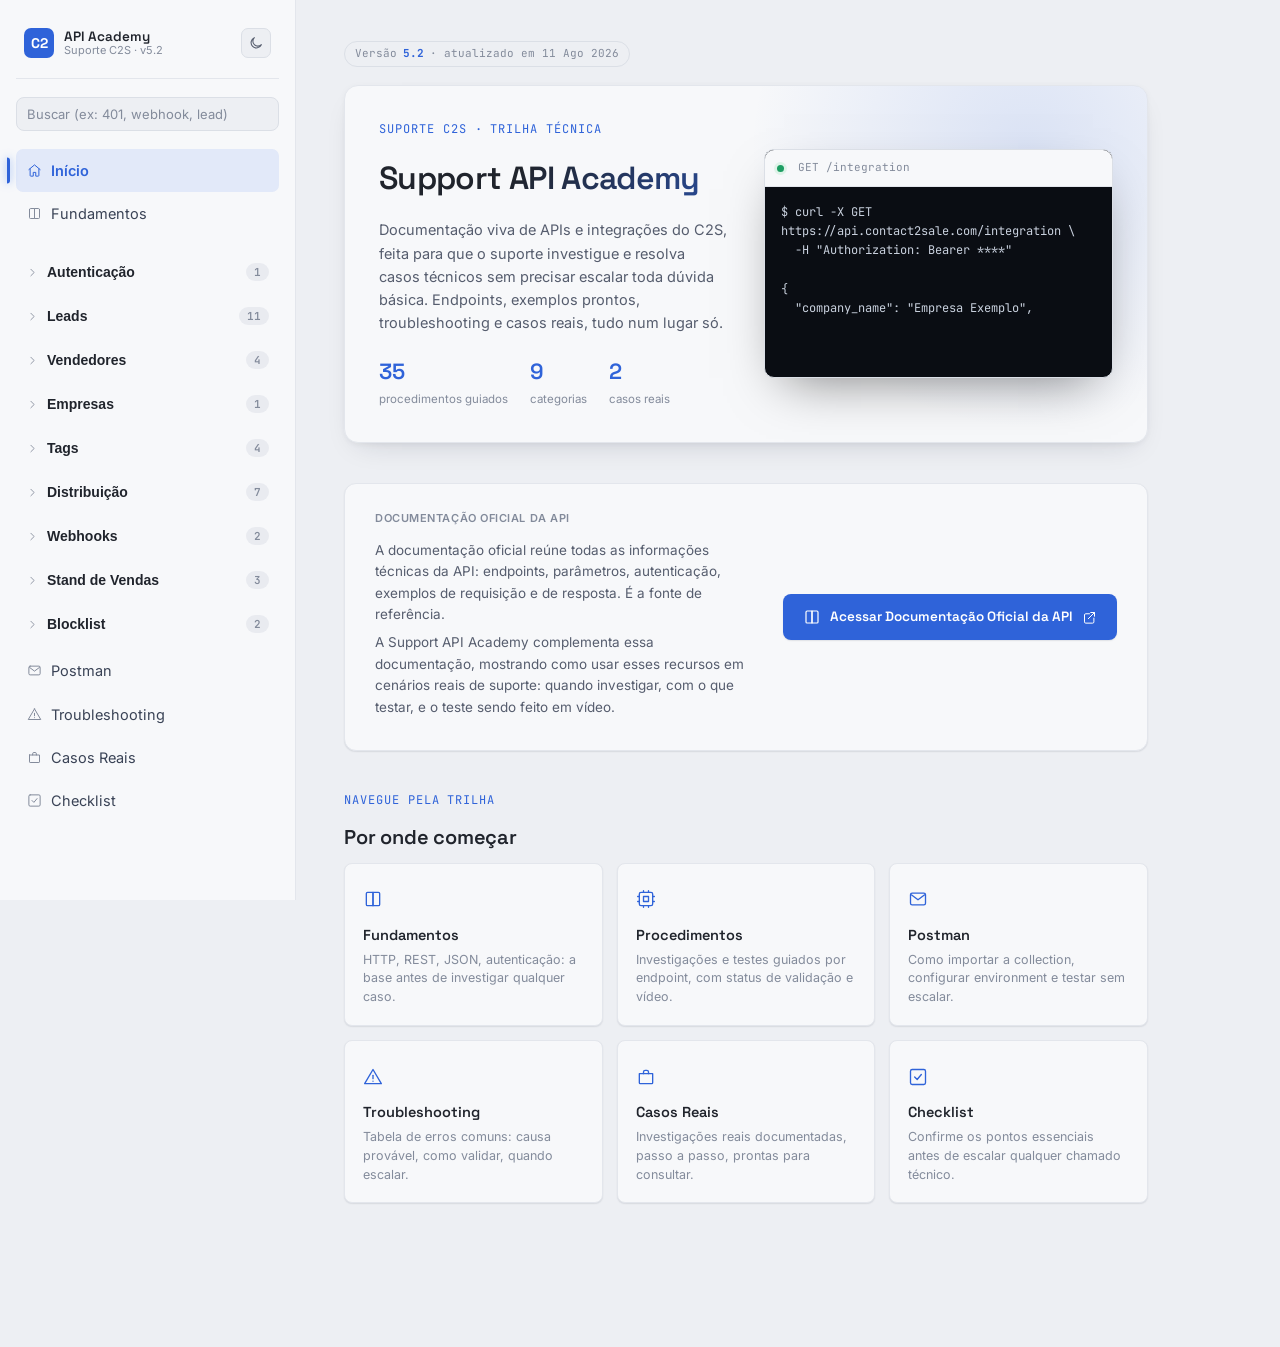
<file: index.html>
<!DOCTYPE html>
<html lang="pt-BR">
<head>
<meta charset="UTF-8" />
<meta name="viewport" content="width=device-width, initial-scale=1.0" />
<title>Support API Academy: Trilha Técnica C2S</title>
<meta name="description" content="Documentação técnica de APIs e integrações do C2S para o time de suporte." />
<link rel="icon" type="image/svg+xml" href="favicon.svg" />
<script>
  // aplica o tema salvo antes do CSS carregar, evita flash de tema errado
  (function () {
    try {
      var saved = localStorage.getItem("sa-theme");
      var theme = saved || (window.matchMedia && window.matchMedia("(prefers-color-scheme: light)").matches ? "light" : "dark");
      document.documentElement.setAttribute("data-theme", theme);
    } catch (e) {}
  })();
</script>
<link rel="preconnect" href="https://fonts.googleapis.com">
<link rel="preconnect" href="https://fonts.gstatic.com" crossorigin>
<link href="https://fonts.googleapis.com/css2?family=Space+Grotesk:wght@500;600;700&family=Inter:wght@400;500;600&family=JetBrains+Mono:wght@400;500;700&display=swap" rel="stylesheet">
<link rel="stylesheet" href="style.css" />
</head>
<body>

<div class="topbar">
  <div class="brand">
    <div class="brand-mark">C2</div>
    <div class="brand-text">
      <span class="brand-title">API Academy</span>
      <span class="brand-sub">Suporte C2S</span>
    </div>
  </div>
  <button class="hamburger" id="hamburger" aria-label="Abrir menu">
    <svg width="17" height="17" viewBox="0 0 24 24" fill="none" stroke="currentColor" stroke-width="1.8" stroke-linecap="round"><path d="M3 6h18M3 12h18M3 18h18"/></svg>
  </button>
</div>

<div class="app-shell">
  <aside class="sidebar" id="sidebar">
    <div class="brand">
      <div class="brand-mark">C2</div>
      <div class="brand-text">
        <span class="brand-title">API Academy</span>
        <span class="brand-sub" id="brand-version">Suporte C2S</span>
      </div>
      <button class="theme-toggle" id="theme-toggle" aria-label="Alternar tema claro/escuro"></button>
    </div>
    <input class="nav-search" id="nav-search" type="text" placeholder="Buscar (ex: 401, webhook, lead)" />
    <nav id="sidebar-nav"></nav>
  </aside>

  <main class="main" id="app"></main>
</div>

<script src="data.js"></script>
<script src="app.js"></script>
</body>
</html>
</file>
<file: style.css>
/* ================= DESIGN TOKENS ================= */
:root {
  --bg: #0D1017;
  --bg-elevated: #151922;
  --bg-elevated-2: #1B202B;
  --bg-code: #0A0D13;
  --text: #E7EAF0;
  --text-dim: #8B92A3;
  --text-faint: #565D6E;
  --nav-text: #ACB3C2;
  --border: #232834;
  --border-soft: #191D26;

  --accent: #3E7CF0;      /* azul C2S, destaque primário */
  --accent-dim: #2E5FC2;
  --accent-soft: #142140;
  --link: #6E9CF5;        /* azul mais claro, links e código */
  --link-soft: #12203A;
  --violet: #8C87E0;      /* segunda cor de apoio, distingue métodos/estados */
  --violet-soft: #1E1D38;
  --success: #45C48A;
  --success-soft: #10261C;
  --error: #E5685E;
  --error-soft: #2A1917;

  --font-display: 'Space Grotesk', sans-serif;
  --font-body: 'Inter', sans-serif;
  --font-mono: 'JetBrains Mono', monospace;

  --sidebar-w: 296px;
  --radius: 8px;
  --radius-lg: 14px;

  --ease: cubic-bezier(0.16, 1, 0.3, 1);
  --shadow-sm: 0 1px 2px rgba(0,0,0,.24), 0 1px 1px rgba(0,0,0,.12);
  --shadow-md: 0 10px 30px -12px rgba(0,0,0,.45), 0 2px 8px -2px rgba(0,0,0,.3);
  --shadow-lg: 0 30px 60px -20px rgba(0,0,0,.55), 0 10px 24px -8px rgba(0,0,0,.35);
  --glow-accent: 0 0 0 1px rgba(62,124,240,.35), 0 8px 30px -6px rgba(62,124,240,.35);
}

/* ================= TEMA CLARO ================= */
html[data-theme="light"] {
  --bg: #EDEFF3;
  --bg-elevated: #F7F8FA;
  --bg-elevated-2: #E9EBF0;
  --bg-code: #0A0D13;      /* blocos de código continuam escuros nos dois temas, de propósito */
  --text: #20242C;
  --text-dim: #565D6E;
  --text-faint: #838B9B;
  --nav-text: #3A4356;
  --border: #DBDFE6;
  --border-soft: #E3E6EC;

  --accent: #2F63D9;
  --accent-dim: #244EAD;
  --accent-soft: #E2E9F9;
  --link: #2F63D9;
  --link-soft: #E2E9F9;
  --violet: #6A63C9;
  --violet-soft: #E7E4F7;
  --success: #1E9E63;
  --success-soft: #DFF3E9;
  --error: #D14343;
  --error-soft: #F8E3E3;

  --shadow-sm: 0 1px 2px rgba(20,30,50,.06), 0 1px 1px rgba(20,30,50,.04);
  --shadow-md: 0 12px 28px -14px rgba(20,30,50,.18), 0 2px 8px -2px rgba(20,30,50,.08);
  --shadow-lg: 0 30px 60px -24px rgba(20,30,50,.22), 0 10px 24px -10px rgba(20,30,50,.12);
  --glow-accent: 0 0 0 1px rgba(47,99,217,.25), 0 8px 26px -8px rgba(47,99,217,.3);
}
html[data-theme="light"] .terminal-body,
html[data-theme="light"] .code-panel pre { color: #C9D1DE; }

* { box-sizing: border-box; }

html { scroll-behavior: smooth; }

body {
  margin: 0;
  background: var(--bg);
  color: var(--text);
  font-family: var(--font-body);
  font-size: 15px;
  line-height: 1.6;
  -webkit-font-smoothing: antialiased;
}

a { color: var(--link); text-decoration: none; }
a:hover { text-decoration: underline; }

::selection { background: var(--accent-soft); color: var(--accent); }

:focus-visible {
  outline: 2px solid var(--accent);
  outline-offset: 2px;
  border-radius: 4px;
}

code, pre, .mono { font-family: var(--font-mono); }

/* scrollbar customizada */
* { scrollbar-width: thin; scrollbar-color: var(--border) transparent; }
*::-webkit-scrollbar { width: 9px; height: 9px; }
*::-webkit-scrollbar-track { background: transparent; }
*::-webkit-scrollbar-thumb { background: var(--border); border-radius: 20px; border: 2px solid transparent; background-clip: padding-box; }
*::-webkit-scrollbar-thumb:hover { background: var(--text-faint); background-clip: padding-box; }

.icon { flex-shrink: 0; display: inline-block; vertical-align: middle; }
.nav-link .icon { color: var(--text-faint); }
.nav-link.active .icon { color: var(--accent); }
.card-icon .icon { color: var(--accent); }
.copy-btn { display: inline-flex; align-items: center; gap: 5px; }

h1, h2, h3, h4 {
  font-family: var(--font-display);
  font-weight: 600;
  letter-spacing: -0.01em;
  margin: 0 0 0.5em;
}

/* ================= LAYOUT ================= */
.app-shell {
  display: flex;
  min-height: 100vh;
}

/* ---- sidebar ---- */
.sidebar {
  width: var(--sidebar-w);
  flex-shrink: 0;
  background: var(--bg-elevated);
  border-right: 1px solid var(--border-soft);
  position: sticky;
  top: 0;
  height: 100vh;
  overflow-y: auto;
  padding: 24px 16px 40px;
}

.brand {
  display: flex;
  align-items: center;
  gap: 10px;
  padding: 4px 8px 20px;
  border-bottom: 1px solid var(--border-soft);
  margin-bottom: 18px;
}

.brand-mark {
  width: 30px; height: 30px;
  border-radius: 7px;
  background: var(--accent);
  display: flex; align-items: center; justify-content: center;
  font-family: var(--font-display);
  font-weight: 700;
  font-size: 14px;
  color: #FFFFFF;
  flex-shrink: 0;
}

.brand-text { display: flex; flex-direction: column; line-height: 1.15; flex: 1; min-width: 0; }
.brand-title { font-family: var(--font-display); font-weight: 600; font-size: 13.5px; color: var(--text); }
.brand-sub { font-size: 11px; color: var(--text-faint); }

.theme-toggle {
  flex-shrink: 0;
  width: 30px; height: 30px;
  display: flex; align-items: center; justify-content: center;
  background: var(--bg);
  border: 1px solid var(--border);
  border-radius: 7px;
  color: var(--text-dim);
  cursor: pointer;
  transition: color .15s var(--ease), border-color .15s var(--ease), transform .15s var(--ease);
}
.theme-toggle:hover { color: var(--accent); border-color: var(--accent); transform: rotate(-8deg); }
.theme-toggle:active { transform: rotate(0deg) scale(.92); }

.nav-search {
  width: 100%;
  background: var(--bg);
  border: 1px solid var(--border);
  color: var(--text);
  padding: 8px 10px;
  border-radius: var(--radius);
  font-size: 13px;
  font-family: var(--font-body);
  margin-bottom: 18px;
}
.nav-search::placeholder { color: var(--text-faint); }
.nav-search:focus { outline: none; border-color: var(--accent); }

.nav-group { margin-bottom: 18px; }
.nav-group-label {
  font-size: 11.5px;
  text-transform: uppercase;
  letter-spacing: 0.06em;
  color: var(--text-faint);
  padding: 0 8px 6px;
  font-weight: 700;
}

.nav-link {
  display: flex;
  align-items: center;
  gap: 9px;
  padding: 9px 10px;
  border-radius: 7px;
  color: var(--nav-text);
  font-size: 14.5px;
  cursor: pointer;
  border: 1px solid transparent;
  position: relative;
  transition: color .15s var(--ease), background-color .15s var(--ease), transform .15s var(--ease);
}
.nav-link:hover { color: var(--text); text-decoration: none; background: var(--bg-elevated-2); transform: translateX(2px); }
.nav-link.active {
  color: var(--accent);
  background: var(--accent-soft);
  font-weight: 600;
}
.nav-link.active::before {
  content: "";
  position: absolute;
  left: -10px; top: 50%;
  transform: translateY(-50%);
  width: 3px; height: 65%;
  border-radius: 0 3px 3px 0;
  background: var(--accent);
  box-shadow: 0 0 8px rgba(62,124,240,.6);
}
.nav-link .icon { transition: color .15s var(--ease); flex-shrink: 0; }
.nav-link .method-tag { margin-left: auto; }

/* pastas colapsáveis (categorias de procedimento) */
.nav-folder { margin-bottom: 6px; }
.nav-folder-toggle {
  width: 100%;
  display: flex;
  align-items: center;
  gap: 8px;
  padding: 10px 10px;
  background: none;
  border: none;
  border-radius: 7px;
  cursor: pointer;
  text-align: left;
  transition: background-color .15s var(--ease);
}
.nav-folder-toggle:hover { background: var(--bg-elevated-2); }
.nav-folder-toggle .icon {
  color: var(--text-faint);
  transition: transform 0.15s ease;
  flex-shrink: 0;
}
.nav-folder.open .nav-folder-toggle .icon { transform: rotate(90deg); }
.nav-folder-toggle .nav-group-label {
  padding: 0; margin: 0;
  font-size: 14px;
  font-weight: 700;
  text-transform: none;
  letter-spacing: 0;
  color: var(--text);
}
.nav-folder-count {
  margin-left: auto;
  font-family: var(--font-mono);
  font-size: 11px;
  font-weight: 600;
  color: var(--text-faint);
  background: var(--bg-elevated-2);
  border-radius: 10px;
  padding: 2px 8px;
}
.nav-folder-items {
  max-height: 0;
  overflow: hidden;
  transition: max-height 0.2s ease;
}
.nav-folder.open .nav-folder-items { max-height: 3000px; }

.nav-method-group { margin: 8px 0 14px; padding-left: 8px; }
.nav-method-label { padding: 3px 8px 7px; }
.nav-method-label .method-tag { font-size: 11.5px; padding: 3px 9px; }
.nav-method-group .nav-link { padding-left: 26px; font-size: 14px; }

/* ---- main ---- */
.main {
  flex: 1;
  min-width: 0;
  padding: 40px 48px 100px;
  max-width: 900px;
}

@keyframes pageIn {
  from { opacity: 0; transform: translateY(6px); }
  to { opacity: 1; transform: translateY(0); }
}
.page-enter { animation: pageIn .32s var(--ease); }
@media (prefers-reduced-motion: reduce) {
  .page-enter, .hero { animation: none; }
}

.eyebrow {
  font-family: var(--font-mono);
  font-size: 12px;
  color: var(--accent);
  text-transform: uppercase;
  letter-spacing: 0.08em;
  margin-bottom: 10px;
  display: block;
}

.back-btn {
  display: inline-flex;
  align-items: center;
  gap: 6px;
  background: none;
  border: none;
  color: var(--text-faint);
  font-family: var(--font-body);
  font-size: 12.5px;
  cursor: pointer;
  padding: 0;
  margin-bottom: 18px;
  transition: color .15s var(--ease), transform .15s var(--ease);
}
.back-btn:hover { color: var(--accent); transform: translateX(-2px); }

.page-title { font-size: 30px; margin-bottom: 10px; }
.page-lede { color: var(--text-dim); font-size: 16px; max-width: 620px; margin-bottom: 32px; }

.section { margin-bottom: 44px; }
.section h2 { font-size: 20px; margin-top: 0; }
.section h3 { font-size: 16px; color: var(--text); }

p { color: var(--text-dim); }
.section p { max-width: 680px; }

/* ---- mobile topbar ---- */
.topbar {
  display: none;
  align-items: center;
  justify-content: space-between;
  padding: 14px 18px;
  border-bottom: 1px solid var(--border-soft);
  background: var(--bg-elevated);
  position: sticky;
  top: 0;
  z-index: 20;
}
.hamburger {
  background: none; border: 1px solid var(--border); color: var(--text);
  border-radius: 6px; padding: 6px 10px; cursor: pointer; font-size: 15px;
}

/* ================= COMPONENTS ================= */

/* method tags */
.method-tag {
  font-family: var(--font-mono);
  font-size: 10.5px;
  font-weight: 700;
  padding: 2px 6px;
  border-radius: 4px;
  letter-spacing: 0.02em;
  border: 1px solid transparent;
}
.method-GET { color: var(--success); background: var(--success-soft); border-color: rgba(69,196,138,.25); }
.method-POST { color: var(--accent); background: var(--accent-soft); border-color: rgba(62,124,240,.25); }
.method-PUT { color: var(--violet); background: var(--violet-soft); border-color: rgba(140,135,224,.25); }
.method-DELETE { color: var(--error); background: var(--error-soft); border-color: rgba(229,104,94,.25); }

/* card grid on home */
.card-grid {
  display: grid;
  grid-template-columns: repeat(auto-fill, minmax(240px, 1fr));
  gap: 14px;
  margin-top: 8px;
}
.card {
  background: var(--bg-elevated);
  border: 1px solid var(--border-soft);
  border-radius: var(--radius);
  padding: 18px;
  cursor: pointer;
  box-shadow: var(--shadow-sm);
  transition: border-color .2s var(--ease), transform .2s var(--ease), box-shadow .2s var(--ease);
}
.card:hover { border-color: var(--accent); transform: translateY(-3px); box-shadow: var(--glow-accent); }
.card:active { transform: translateY(-1px); transition-duration: .05s; }
.card-icon { font-size: 20px; margin-bottom: 10px; display: block; }
.card-icon .icon { transition: transform .25s var(--ease); }
.card:hover .card-icon .icon { transform: scale(1.08); }
.card-title { font-family: var(--font-display); font-weight: 600; font-size: 14.5px; color: var(--text); margin-bottom: 4px; }
.card-desc { font-size: 12.5px; color: var(--text-faint); line-height: 1.5; }

/* code panel */
.code-panel {
  background: var(--bg-code);
  border: 1px solid var(--border);
  border-radius: var(--radius);
  overflow: hidden;
  margin: 14px 0;
  box-shadow: var(--shadow-sm);
}
.code-panel-head {
  display: flex;
  align-items: center;
  justify-content: space-between;
  padding: 8px 12px;
  border-bottom: 1px solid var(--border-soft);
  background: var(--bg-elevated);
}
.code-panel-tabs { display: flex; gap: 4px; }
.code-tab {
  font-family: var(--font-mono);
  font-size: 11.5px;
  color: var(--text-faint);
  padding: 4px 9px;
  border-radius: 5px;
  cursor: pointer;
  border: none;
  background: none;
  transition: color .15s var(--ease), background-color .15s var(--ease);
}
.code-tab:hover { color: var(--text); }
.code-tab.active { color: var(--accent); background: var(--accent-soft); }
.copy-btn {
  font-family: var(--font-mono);
  font-size: 11px;
  color: var(--text-faint);
  background: none;
  border: 1px solid var(--border);
  border-radius: 5px;
  padding: 3px 8px;
  cursor: pointer;
  transition: color .15s var(--ease), border-color .15s var(--ease), transform .1s var(--ease);
}
.copy-btn:hover { color: var(--text); border-color: var(--text-faint); }
.copy-btn:active { transform: scale(.94); }
.code-panel pre {
  margin: 0;
  padding: 16px;
  overflow-x: auto;
  font-size: 12.5px;
  line-height: 1.6;
  color: #C9D1DE;
}
.code-panel pre .k { color: var(--link); }
.code-panel pre .s { color: var(--success); }
.code-panel pre .n { color: var(--accent); }

/* tables */
table { width: 100%; border-collapse: collapse; margin: 14px 0; font-size: 13px; }
th {
  text-align: left;
  font-family: var(--font-mono);
  font-size: 11px;
  text-transform: uppercase;
  letter-spacing: 0.04em;
  color: var(--text-faint);
  padding: 8px 10px;
  border-bottom: 1px solid var(--border);
}
td { padding: 9px 10px; border-bottom: 1px solid var(--border-soft); color: var(--text-dim); vertical-align: top; }
td code { color: var(--accent); font-size: 12px; }
tr:last-child td { border-bottom: none; }
tbody tr { transition: background-color .12s var(--ease); }
tbody tr:hover { background-color: var(--bg-elevated-2); }

/* status chips in troubleshooting table */
.status-chip {
  font-family: var(--font-mono);
  font-weight: 700;
  font-size: 12px;
  padding: 2px 7px;
  border-radius: 4px;
}
.status-4 { color: var(--violet); background: var(--violet-soft); }
.status-5 { color: var(--error); background: var(--error-soft); }
.status-2 { color: var(--success); background: var(--success-soft); }

/* checklist */
.checklist { list-style: none; padding: 0; margin: 14px 0; }
.checklist li {
  display: flex; align-items: center; gap: 10px;
  padding: 9px 4px;
  border-bottom: 1px solid var(--border-soft);
  color: var(--text-dim);
  font-size: 14px;
  transition: background-color .15s var(--ease);
}
.checklist li:hover { background-color: var(--bg-elevated); }
.checklist li input[type="checkbox"] {
  appearance: none;
  -webkit-appearance: none;
  width: 18px; height: 18px;
  flex-shrink: 0;
  border: 1.5px solid var(--border);
  border-radius: 5px;
  background: var(--bg);
  cursor: pointer;
  position: relative;
  transition: background-color .15s var(--ease), border-color .15s var(--ease), transform .1s var(--ease);
}
.checklist li input[type="checkbox"]:hover { border-color: var(--accent); }
.checklist li input[type="checkbox"]:active { transform: scale(.9); }
.checklist li input[type="checkbox"]:checked {
  background: var(--accent);
  border-color: var(--accent);
}
.checklist li input[type="checkbox"]:checked::after {
  content: "";
  position: absolute;
  left: 5px; top: 1.5px;
  width: 5px; height: 9px;
  border: solid #fff;
  border-width: 0 2px 2px 0;
  transform: rotate(45deg);
}
.checklist li.checked span { color: var(--text-faint); text-decoration: line-through; }

/* case cards */
.caso-card {
  background: var(--bg-elevated);
  border: 1px solid var(--border-soft);
  border-radius: var(--radius);
  padding: 20px 22px;
  margin-bottom: 16px;
  box-shadow: var(--shadow-sm);
}
.caso-id { font-family: var(--font-mono); font-size: 11px; color: var(--accent); letter-spacing: .04em; }
.caso-card h3 { margin: 6px 0 10px; }
.caso-card .label { font-size: 11px; text-transform: uppercase; letter-spacing: .05em; color: var(--text-faint); margin: 14px 0 6px; font-weight: 600; }
.caso-card ol { margin: 0; padding-left: 18px; color: var(--text-dim); }
.caso-card ol li { margin-bottom: 5px; }

/* relação com a documentação oficial (home) */
.docs-relation {
  border: 1px solid var(--border-soft);
  background: var(--bg-elevated);
  border-radius: 12px;
  padding: 26px 30px;
  margin-bottom: 40px;
  display: flex;
  align-items: center;
  gap: 30px;
  flex-wrap: wrap;
  box-shadow: var(--shadow-sm);
}
.docs-relation-copy { flex: 1; min-width: 260px; }
.docs-relation-copy p { font-size: 13.5px; margin: 6px 0; max-width: 560px; }
.docs-relation-btn {
  display: inline-flex;
  align-items: center;
  gap: 9px;
  background: var(--accent);
  color: #FFFFFF;
  font-family: var(--font-display);
  font-weight: 600;
  font-size: 13.5px;
  padding: 12px 20px;
  border-radius: 8px;
  white-space: nowrap;
  text-decoration: none;
  flex-shrink: 0;
  box-shadow: var(--shadow-sm);
  transition: transform .18s var(--ease), box-shadow .18s var(--ease), opacity .18s var(--ease);
}
.docs-relation-btn:hover { text-decoration: none; transform: translateY(-2px); box-shadow: var(--glow-accent); }
.docs-relation-btn:active { transform: translateY(0); }

/* link discreto pra doc oficial no rodapé de cada procedimento */
.official-docs-link {
  display: inline-flex;
  align-items: center;
  gap: 6px;
  font-size: 12.5px;
  color: var(--text-faint);
  margin-top: 8px;
}
.official-docs-link:hover { color: var(--link); text-decoration: none; }

/* home hero */
.hero {
  position: relative;
  border: 1px solid var(--border-soft);
  background: var(--bg-elevated);
  border-radius: var(--radius-lg);
  padding: 34px;
  margin-bottom: 40px;
  display: flex;
  gap: 36px;
  align-items: center;
  flex-wrap: wrap;
  overflow: hidden;
  box-shadow: var(--shadow-md);
  animation: heroIn .5s var(--ease) both;
}
.hero::before {
  content: "";
  position: absolute;
  top: -60%; right: -20%;
  width: 560px; height: 560px;
  background: radial-gradient(circle, rgba(62,124,240,.22) 0%, rgba(62,124,240,0) 70%);
  pointer-events: none;
}
html[data-theme="light"] .hero::before {
  background: radial-gradient(circle, rgba(47,99,217,.14) 0%, rgba(47,99,217,0) 70%);
}
@keyframes heroIn {
  from { opacity: 0; transform: translateY(8px); }
  to { opacity: 1; transform: translateY(0); }
}
.hero-copy { position: relative; flex: 1; min-width: 260px; }
.hero-copy .eyebrow { margin-bottom: 14px; }
.hero-copy h1 {
  font-size: 32px;
  letter-spacing: -0.02em;
  margin-bottom: 12px;
  background: linear-gradient(135deg, var(--text) 40%, var(--accent) 130%);
  -webkit-background-clip: text;
  background-clip: text;
  color: transparent;
}
.hero-copy p { font-size: 14.5px; }
.hero-terminal { position: relative; flex: 1; min-width: 300px; max-width: 420px; }

.terminal {
  background: var(--bg-code);
  border: 1px solid var(--border);
  border-radius: 10px;
  overflow: hidden;
  box-shadow: 0 20px 50px -20px rgba(0,0,0,.5);
}
.terminal-head {
  display: flex; align-items: center; gap: 6px;
  padding: 9px 12px;
  background: var(--bg-elevated);
  border-bottom: 1px solid var(--border-soft);
}
.terminal-dot { width: 7px; height: 7px; border-radius: 50%; background: var(--success); box-shadow: 0 0 0 3px var(--success-soft); }
.terminal-label { font-family: var(--font-mono); font-size: 11px; color: var(--text-faint); margin-left: 8px; }
.terminal-body { padding: 16px; font-family: var(--font-mono); font-size: 12px; min-height: 190px; color: #C9D1DE; white-space: pre-wrap; }
.terminal-cursor { display: inline-block; width: 6px; height: 13px; background: var(--accent); vertical-align: middle; animation: blink 1s step-start infinite; }
@keyframes blink { 50% { opacity: 0; } }

.stat-row { display: flex; gap: 22px; margin-top: 20px; flex-wrap: wrap; }
.stat { }
.stat-num { font-family: var(--font-display); font-size: 22px; font-weight: 600; color: var(--accent); }
.stat-label { font-size: 11.5px; color: var(--text-faint); }

.version-badge {
  display: inline-flex; align-items: center; gap: 6px;
  font-family: var(--font-mono); font-size: 11px; color: var(--text-faint);
  border: 1px solid var(--border); border-radius: 20px; padding: 3px 10px;
  margin-bottom: 18px;
}
.version-badge b { color: var(--accent); }

/* status block + tools block */
.status-block, .tools-block {
  background: var(--bg-elevated);
  border: 1px solid var(--border-soft);
  border-radius: var(--radius);
  padding: 16px 18px;
  margin-bottom: 24px;
  box-shadow: var(--shadow-sm);
}
.status-block-label {
  font-size: 11px;
  text-transform: uppercase;
  letter-spacing: 0.05em;
  color: var(--text-faint);
  font-weight: 600;
  margin-bottom: 12px;
}
.status-items {
  display: flex;
  flex-wrap: wrap;
  gap: 10px 22px;
}
.status-item, .tool-item {
  display: flex;
  align-items: center;
  gap: 7px;
  font-size: 13px;
  color: var(--text-dim);
}
.status-item.done { color: var(--success); }
.status-item.done .icon { color: var(--success); filter: drop-shadow(0 0 4px rgba(69,196,138,.5)); }
.status-item.pending { color: var(--text-faint); }
.status-item.pending .icon { color: var(--text-faint); }
.status-item.revisao { color: var(--text-dim); }
.status-item.revisao .icon { color: var(--text-faint); }
.tool-item .icon { color: var(--accent); }

/* nota de vídeo compartilhado */
.video-shared-note { font-size: 12.5px; color: var(--text-faint); margin: -4px 0 14px; }

/* cabeçalho automático do vídeo (Objetivo / Endpoints / Pré-requisitos / Tempo) */
.video-info-block {
  display: grid;
  grid-template-columns: 1fr;
  gap: 14px;
  background: var(--bg-elevated);
  border: 1px solid var(--border-soft);
  border-radius: var(--radius);
  padding: 16px 18px;
  margin-bottom: 16px;
  box-shadow: var(--shadow-sm);
}
@media (min-width: 640px) {
  .video-info-block { grid-template-columns: 1fr 1fr; }
}
.video-info-item { display: flex; gap: 10px; align-items: flex-start; }
.video-info-item .icon { color: var(--accent); flex-shrink: 0; margin-top: 1px; }
.video-info-label {
  font-size: 11px;
  text-transform: uppercase;
  letter-spacing: 0.05em;
  color: var(--text-faint);
  font-weight: 600;
  margin-bottom: 3px;
}
.video-info-value { font-size: 13px; color: var(--text-dim); line-height: 1.5; }

/* player grande do Loom */
.video-hero-section { margin-bottom: 32px; }
.loom-player {
  position: relative;
  display: block;
  width: 100%;
  aspect-ratio: 16 / 10;
  max-height: 620px;
  border-radius: var(--radius-lg);
  overflow: hidden;
  background: var(--bg-code);
  border: 1.5px solid var(--accent);
  box-shadow: var(--shadow-lg), var(--glow-accent);
  transition: box-shadow .25s var(--ease), transform .25s var(--ease);
}
.loom-player:hover { transform: translateY(-2px); box-shadow: var(--shadow-lg), 0 0 0 1px rgba(62,124,240,.5), 0 10px 40px -6px rgba(62,124,240,.5); }
.loom-player-thumb { width: 100%; height: 100%; object-fit: cover; display: block; transition: transform .4s var(--ease); }
.loom-player:hover .loom-player-thumb { transform: scale(1.035); }
.loom-player-cover { opacity: 0.9; }

.loom-player-badge {
  position: absolute;
  top: 14px; left: 14px;
  display: flex; align-items: center; gap: 5px;
  background: rgba(10,13,19,.72);
  backdrop-filter: blur(6px);
  color: #fff;
  font-family: var(--font-mono);
  font-size: 10.5px;
  font-weight: 700;
  letter-spacing: .05em;
  padding: 5px 9px 5px 7px;
  border-radius: 20px;
  border: 1px solid rgba(255,255,255,.15);
  z-index: 2;
}
.loom-player-badge .icon { color: var(--accent); }

.loom-player-overlay {
  position: absolute; inset: 0;
  display: flex; align-items: center; justify-content: center;
  background: linear-gradient(180deg, rgba(10,13,19,.05) 0%, rgba(10,13,19,.05) 60%, rgba(10,13,19,.5) 100%);
  color: #fff;
  transition: background 0.15s ease;
  pointer-events: none;
}
.loom-player:hover .loom-player-overlay { background: linear-gradient(180deg, rgba(10,13,19,.15) 0%, rgba(10,13,19,.15) 60%, rgba(10,13,19,.6) 100%); }

.loom-play-ring {
  width: 84px; height: 84px;
  display: flex; align-items: center; justify-content: center;
  border-radius: 50%;
  background: rgba(62,124,240,.9);
  box-shadow: 0 0 0 0 rgba(62,124,240,.55);
  animation: playPulse 2.2s ease-out infinite;
  transition: transform .2s var(--ease);
}
.loom-player-overlay .icon { filter: drop-shadow(0 2px 10px rgba(0,0,0,.5)); }
.loom-player:hover .loom-play-ring { transform: scale(1.08); }
.loom-play-ring-empty { background: rgba(60,66,80,.85); animation: none; }
@keyframes playPulse {
  0% { box-shadow: 0 0 0 0 rgba(62,124,240,.55); }
  70% { box-shadow: 0 0 0 22px rgba(62,124,240,0); }
  100% { box-shadow: 0 0 0 0 rgba(62,124,240,0); }
}
@media (prefers-reduced-motion: reduce) { .loom-play-ring { animation: none; } }

.loom-player-controls {
  position: absolute;
  left: 0; right: 0; bottom: 0;
  padding: 22px 16px 14px;
  background: linear-gradient(180deg, rgba(10,13,19,0) 0%, rgba(10,13,19,.78) 65%, rgba(10,13,19,.92) 100%);
  z-index: 2;
}
.loom-progress {
  width: 100%;
  height: 4px;
  border-radius: 3px;
  background: rgba(255,255,255,.22);
  overflow: hidden;
  margin-bottom: 10px;
}
.loom-progress-fill { width: 6%; height: 100%; background: var(--accent); border-radius: 3px; }
.loom-controls-row {
  display: flex;
  align-items: center;
  justify-content: space-between;
  color: #fff;
}
.loom-duration {
  display: inline-flex; align-items: center; gap: 5px;
  font-family: var(--font-mono);
  font-size: 11.5px;
  color: rgba(255,255,255,.85);
}
.loom-duration .icon { color: rgba(255,255,255,.7); }
.loom-cta {
  font-family: var(--font-display);
  font-size: 12.5px;
  font-weight: 600;
  color: #fff;
}

.loom-player-empty {
  position: relative;
  aspect-ratio: 16 / 10;
  max-height: 620px;
  border-radius: var(--radius-lg);
  overflow: hidden;
  border: 1.5px dashed var(--border);
  background: var(--bg-code);
}
.loom-player-overlay-empty {
  flex-direction: column;
  gap: 12px;
}
.loom-player-empty-label {
  font-size: 13.5px;
  font-weight: 500;
  text-align: center;
  line-height: 1.5;
  color: #fff;
  text-shadow: 0 2px 8px rgba(0,0,0,.5);
}

.loom-watch-btn {
  display: flex;
  align-items: center;
  justify-content: center;
  gap: 8px;
  margin-top: 12px;
  padding: 12px 18px;
  border-radius: 8px;
  background: var(--accent);
  color: #FFFFFF;
  font-family: var(--font-display);
  font-weight: 600;
  font-size: 13.5px;
  text-decoration: none;
  box-shadow: var(--shadow-sm);
  transition: transform .18s var(--ease), box-shadow .18s var(--ease);
}
.loom-watch-btn:hover { text-decoration: none; transform: translateY(-2px); box-shadow: var(--glow-accent); }
.loom-watch-btn:active { transform: translateY(0); }

/* placeholder da Collection do Postman, ainda sem link */
.collection-placeholder {
  display: flex;
  align-items: center;
  gap: 10px;
  padding: 12px 16px;
  border: 1px dashed var(--border);
  border-radius: var(--radius);
  color: var(--text-faint);
  font-size: 12.5px;
}
.collection-placeholder .icon { flex-shrink: 0; }

/* endpoint detail layout */
.endpoint-head {
  display: flex; align-items: center; gap: 10px; margin-bottom: 6px;
}
.endpoint-path { font-family: var(--font-mono); font-size: 15px; color: var(--text); }

.two-col {
  display: grid;
  grid-template-columns: 1fr;
  gap: 24px;
}

@media (min-width: 900px) {
  .two-col { grid-template-columns: 1.1fr 1fr; align-items: start; }
  .two-col .code-panel { position: sticky; top: 24px; }
}

@media (max-width: 860px) {
  .sidebar { position: fixed; left: -310px; top: 0; z-index: 30; transition: left .2s ease; box-shadow: 0 0 0 100vmax rgba(0,0,0,0); }
  .sidebar.open { left: 0; box-shadow: 20px 0 60px rgba(0,0,0,.4); }
  .topbar { display: flex; }
  .main { padding: 24px 18px 80px; }
  .hero { flex-direction: column; }
}
</file>
